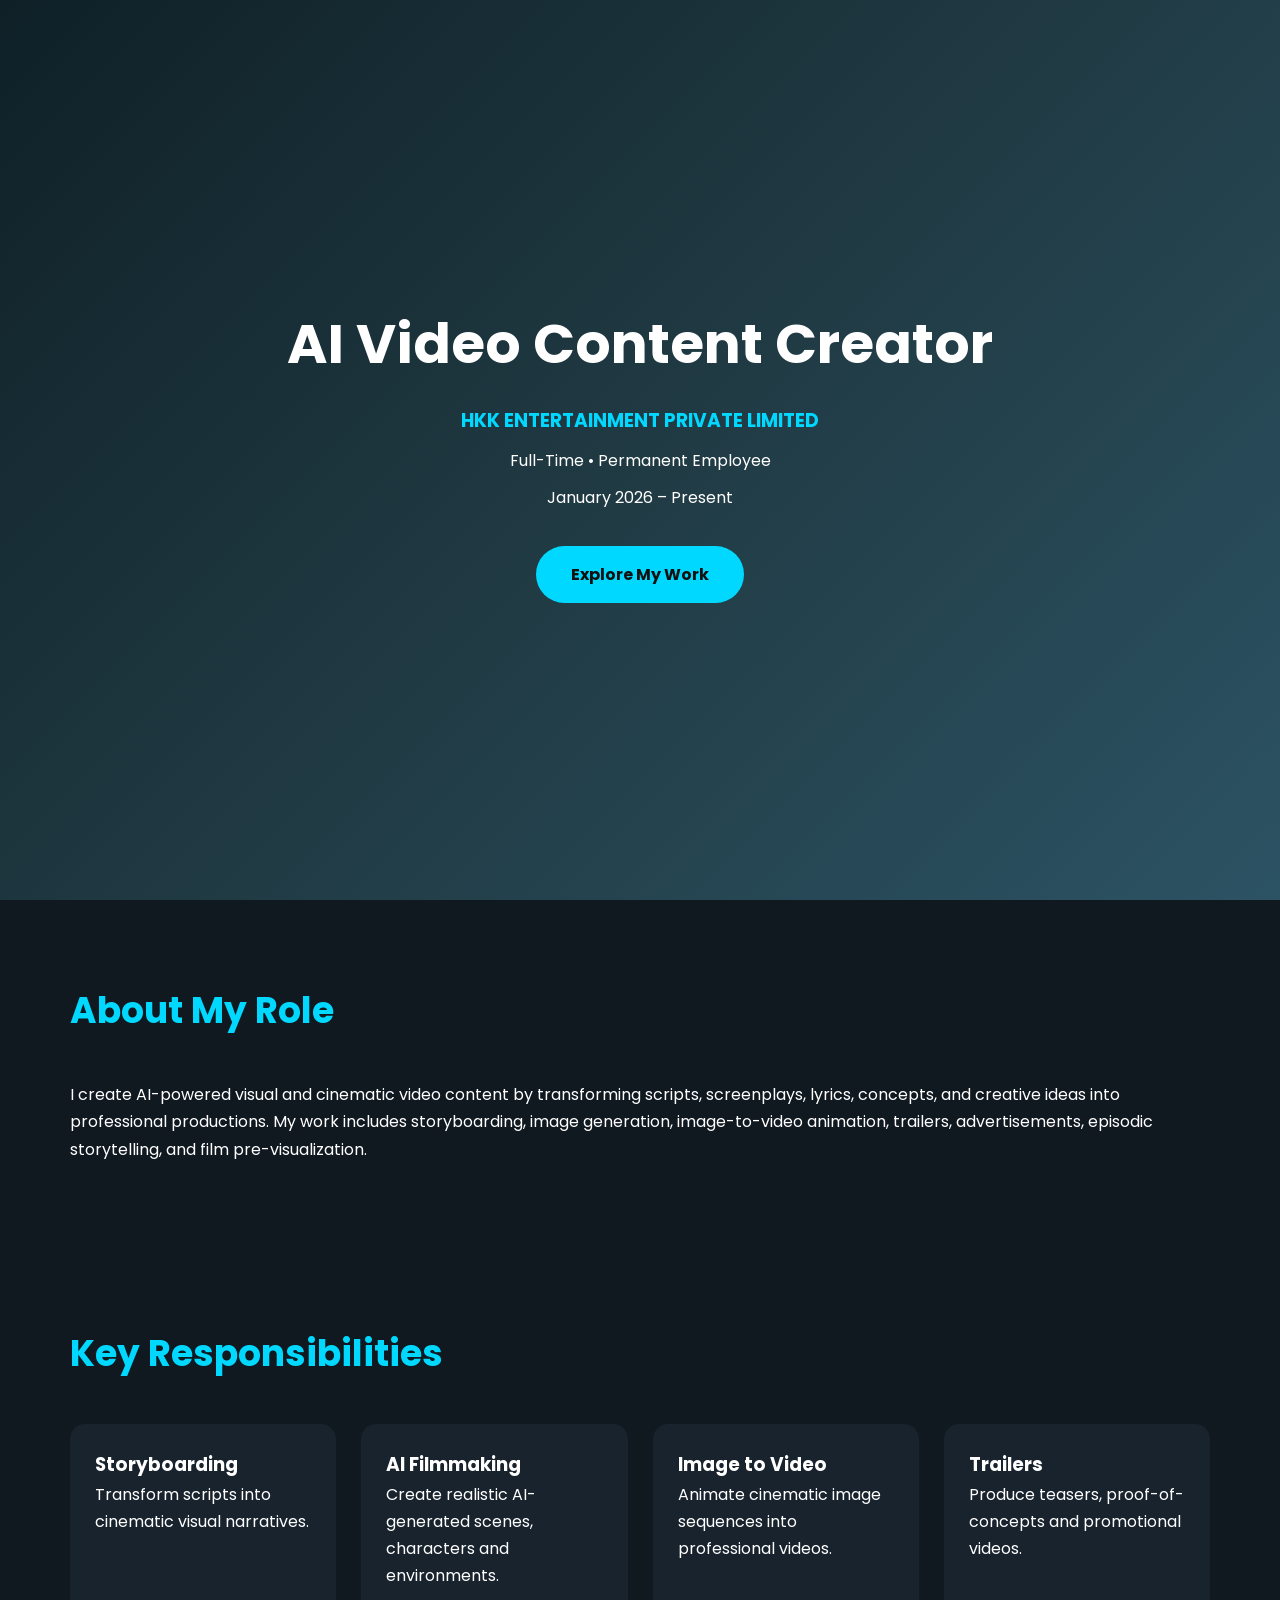
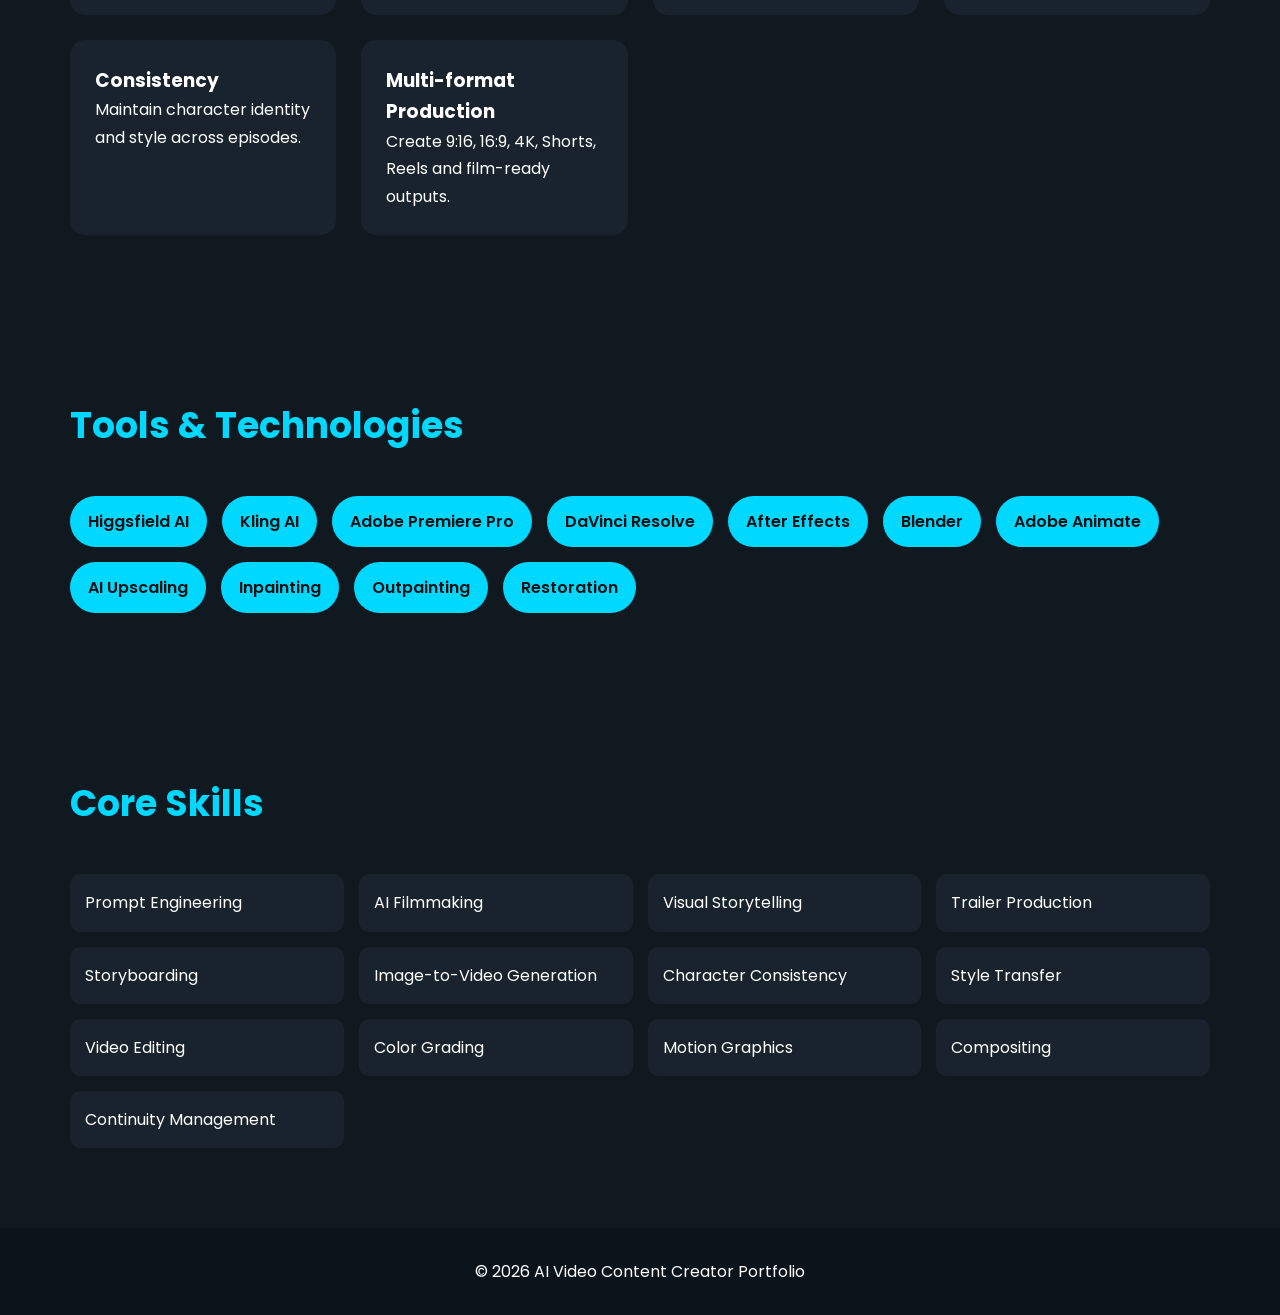
<file: ai_video_creator.html>
<!DOCTYPE html>
<html lang="en">
<head>
<meta charset="UTF-8">
<meta name="viewport" content="width=device-width, initial-scale=1.0">

<title>AI Video Content Creator | Portfolio</title>

<link rel="stylesheet" href="style_ai_video_creator.css">

<link href="https://fonts.googleapis.com/css2?family=Poppins:wght@300;400;600;700&display=swap" rel="stylesheet">
</head>

<body>

<header>

<div class="hero">

<h1>AI Video Content Creator</h1>

<h3>HKK ENTERTAINMENT PRIVATE LIMITED</h3>

<p>Full-Time • Permanent Employee</p>

<p>January 2026 – Present</p>

<a href="#about" class="btn">Explore My Work</a>

</div>

</header>

<section id="about">

<h2>About My Role</h2>

<p>

I create AI-powered visual and cinematic video content by transforming scripts,
screenplays, lyrics, concepts, and creative ideas into professional productions.

My work includes storyboarding, image generation, image-to-video animation,
trailers, advertisements, episodic storytelling, and film pre-visualization.

</p>

</section>

<section>

<h2>Key Responsibilities</h2>

<div class="cards">

<div class="card">
<h3>Storyboarding</h3>
<p>Transform scripts into cinematic visual narratives.</p>
</div>

<div class="card">
<h3>AI Filmmaking</h3>
<p>Create realistic AI-generated scenes, characters and environments.</p>
</div>

<div class="card">
<h3>Image to Video</h3>
<p>Animate cinematic image sequences into professional videos.</p>
</div>

<div class="card">
<h3>Trailers</h3>
<p>Produce teasers, proof-of-concepts and promotional videos.</p>
</div>

<div class="card">
<h3>Consistency</h3>
<p>Maintain character identity and style across episodes.</p>
</div>

<div class="card">
<h3>Multi-format Production</h3>
<p>Create 9:16, 16:9, 4K, Shorts, Reels and film-ready outputs.</p>
</div>

</div>

</section>

<section>

<h2>Tools & Technologies</h2>

<div class="skills">

<span>Higgsfield AI</span>
<span>Kling AI</span>
<span>Adobe Premiere Pro</span>
<span>DaVinci Resolve</span>
<span>After Effects</span>
<span>Blender</span>
<span>Adobe Animate</span>
<span>AI Upscaling</span>
<span>Inpainting</span>
<span>Outpainting</span>
<span>Restoration</span>

</div>

</section>

<section>

<h2>Core Skills</h2>

<ul>

<li>Prompt Engineering</li>

<li>AI Filmmaking</li>

<li>Visual Storytelling</li>

<li>Trailer Production</li>

<li>Storyboarding</li>

<li>Image-to-Video Generation</li>

<li>Character Consistency</li>

<li>Style Transfer</li>

<li>Video Editing</li>

<li>Color Grading</li>

<li>Motion Graphics</li>

<li>Compositing</li>

<li>Continuity Management</li>

</ul>

</section>

<footer>

<p>© 2026 AI Video Content Creator Portfolio</p>

</footer>

<script src="ai_video_creator_script.js"></script>

</body>
</html>
</file>
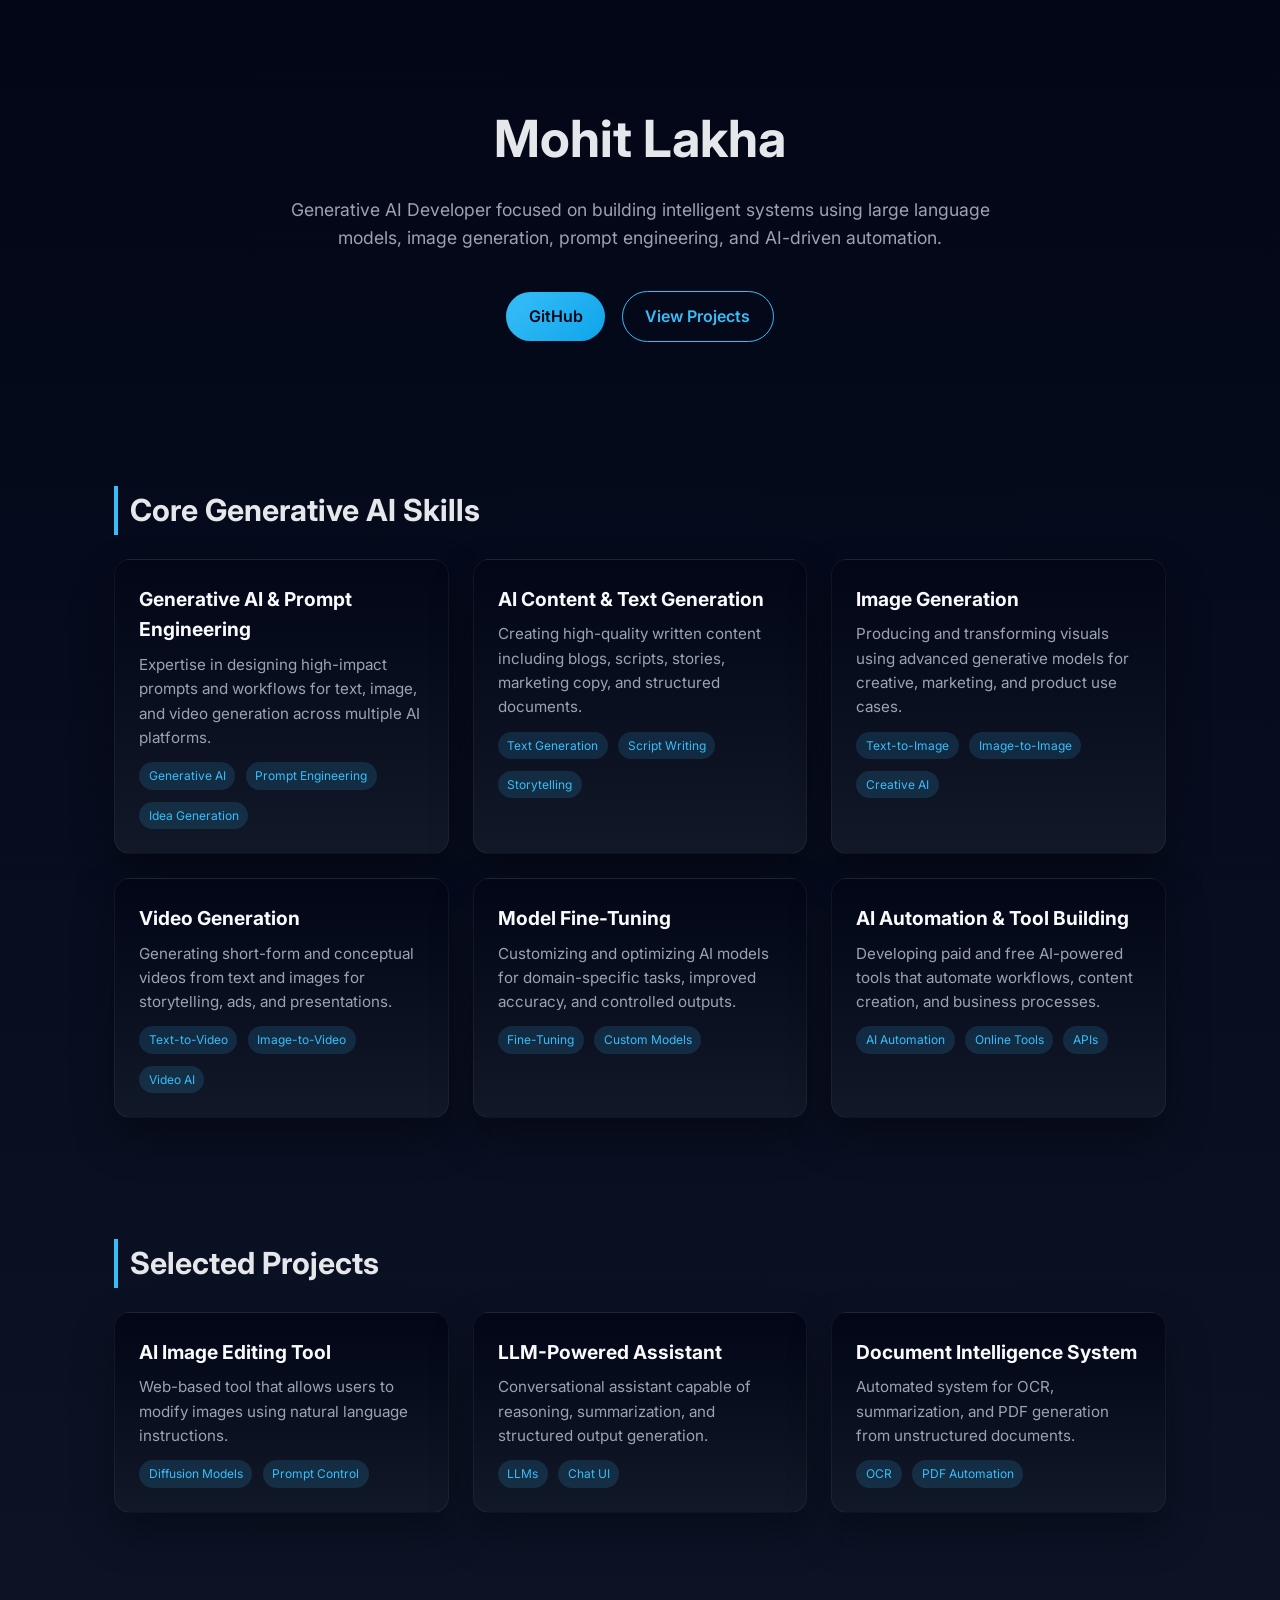
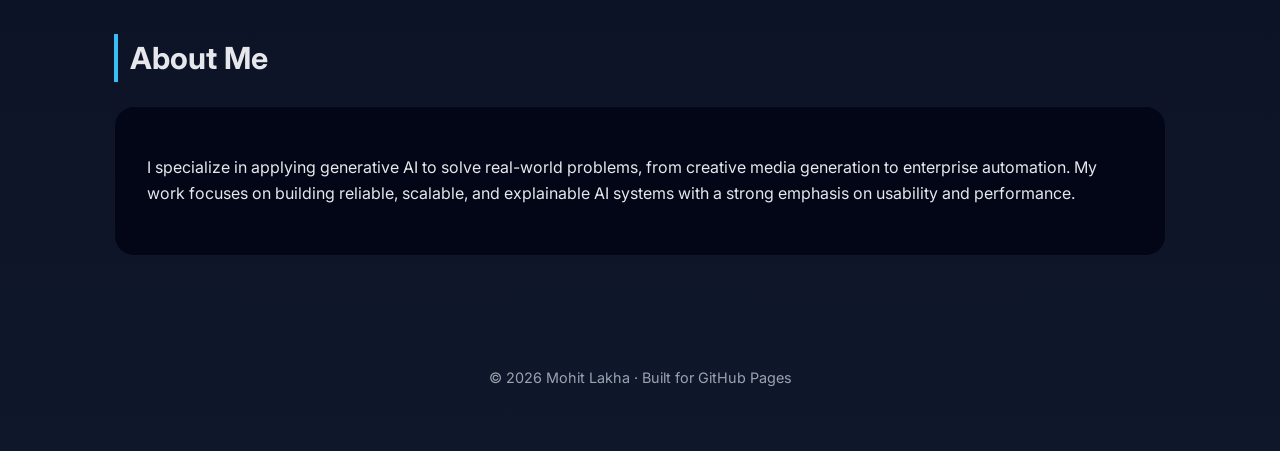
<file: Core Generative AI Skills.html>
<!DOCTYPE html>
<html lang="en">
<head>
  <meta charset="UTF-8" />
  <meta name="viewport" content="width=device-width, initial-scale=1.0" />
  <title>Mohit Lakha | Generative AI Portfolio</title>
  <meta name="description" content="Portfolio showcasing Generative AI skills, projects, and expertise." />
  <link href="https://fonts.googleapis.com/css2?family=Inter:wght@300;400;600;700&display=swap" rel="stylesheet">
  <style>
    :root {
      --bg: #0f172a;
      --card: #111827;
      --text: #e5e7eb;
      --muted: #9ca3af;
      --accent: #38bdf8;
      --accent-soft: rgba(56, 189, 248, 0.15);
    }

    * { box-sizing: border-box; }

    body {
      margin: 0;
      font-family: 'Inter', system-ui, sans-serif;
      background: linear-gradient(180deg, #020617, #0f172a);
      color: var(--text);
      line-height: 1.6;
    }

    header {
      padding: 4rem 1.5rem;
      text-align: center;
      max-width: 900px;
      margin: auto;
    }

    header h1 {
      font-size: clamp(2.2rem, 4vw, 3.2rem);
      margin-bottom: 1rem;
      font-weight: 700;
    }

    header p {
      color: var(--muted);
      font-size: 1.1rem;
      max-width: 700px;
      margin: auto;
    }

    section {
      max-width: 1100px;
      margin: auto;
      padding: 3rem 1.5rem;
    }

    h2 {
      font-size: 1.9rem;
      margin-bottom: 1.5rem;
      border-left: 4px solid var(--accent);
      padding-left: 0.75rem;
    }

    .grid {
      display: grid;
      grid-template-columns: repeat(auto-fit, minmax(260px, 1fr));
      gap: 1.5rem;
    }

    .card {
      background: linear-gradient(180deg, #020617, var(--card));
      border-radius: 16px;
      padding: 1.5rem;
      box-shadow: 0 20px 40px rgba(0,0,0,0.35);
      transition: transform 0.3s ease, box-shadow 0.3s ease;
      border: 1px solid rgba(255,255,255,0.05);
    }

    .card:hover {
      transform: translateY(-6px);
      box-shadow: 0 30px 60px rgba(0,0,0,0.45);
    }

    .card h3 {
      margin-top: 0;
      margin-bottom: 0.5rem;
      font-size: 1.2rem;
      color: #f9fafb;
    }

    .card p {
      margin: 0.5rem 0 0;
      color: var(--muted);
      font-size: 0.95rem;
    }

    .tag {
      display: inline-block;
      margin-top: 0.75rem;
      margin-right: 0.4rem;
      padding: 0.25rem 0.6rem;
      font-size: 0.75rem;
      border-radius: 999px;
      background: var(--accent-soft);
      color: var(--accent);
    }

    .about {
      background: linear-gradient(180deg, #020617, #020617);
      border-radius: 20px;
      padding: 2rem;
      border: 1px solid rgba(255,255,255,0.06);
    }

    footer {
      text-align: center;
      padding: 3rem 1.5rem;
      color: var(--muted);
      font-size: 0.9rem;
    }

    a {
      color: var(--accent);
      text-decoration: none;
    }

    a:hover {
      text-decoration: underline;
    }

    .cta {
      margin-top: 2rem;
    }

    .cta a {
      display: inline-block;
      padding: 0.75rem 1.4rem;
      border-radius: 999px;
      background: linear-gradient(135deg, #38bdf8, #0ea5e9);
      color: #020617;
      font-weight: 600;
      margin: 0.4rem;
    }

    .cta a.secondary {
      background: transparent;
      color: var(--accent);
      border: 1px solid var(--accent);
    }
  </style>
</head>
<body>

  <header>
    <h1>Mohit Lakha</h1>
    <p>Generative AI Developer focused on building intelligent systems using large language models, image generation, prompt engineering, and AI-driven automation.</p>
    <div class="cta">
      <a href="https://github.com/" target="_blank">GitHub</a>
      <a href="#projects" class="secondary">View Projects</a>
    </div>
  </header>

  <section>
    <h2>Core Generative AI Skills</h2>
    <div class="grid">
      <div class="card">
        <h3>Generative AI & Prompt Engineering</h3>
        <p>Expertise in designing high-impact prompts and workflows for text, image, and video generation across multiple AI platforms.</p>
        <span class="tag">Generative AI</span>
        <span class="tag">Prompt Engineering</span>
        <span class="tag">Idea Generation</span>
      </div>

      <div class="card">
        <h3>AI Content & Text Generation</h3>
        <p>Creating high-quality written content including blogs, scripts, stories, marketing copy, and structured documents.</p>
        <span class="tag">Text Generation</span>
        <span class="tag">Script Writing</span>
        <span class="tag">Storytelling</span>
      </div>

      <div class="card">
        <h3>Image Generation</h3>
        <p>Producing and transforming visuals using advanced generative models for creative, marketing, and product use cases.</p>
        <span class="tag">Text-to-Image</span>
        <span class="tag">Image-to-Image</span>
        <span class="tag">Creative AI</span>
      </div>

      <div class="card">
        <h3>Video Generation</h3>
        <p>Generating short-form and conceptual videos from text and images for storytelling, ads, and presentations.</p>
        <span class="tag">Text-to-Video</span>
        <span class="tag">Image-to-Video</span>
        <span class="tag">Video AI</span>
      </div>

      <div class="card">
        <h3>Model Fine-Tuning</h3>
        <p>Customizing and optimizing AI models for domain-specific tasks, improved accuracy, and controlled outputs.</p>
        <span class="tag">Fine-Tuning</span>
        <span class="tag">Custom Models</span>
      </div>

      <div class="card">
        <h3>AI Automation & Tool Building</h3>
        <p>Developing paid and free AI-powered tools that automate workflows, content creation, and business processes.</p>
        <span class="tag">AI Automation</span>
        <span class="tag">Online Tools</span>
        <span class="tag">APIs</span>
      </div>
    </div>
  </section>

  <section id="projects">
    <h2>Selected Projects</h2>
    <div class="grid">
      <div class="card">
        <h3>AI Image Editing Tool</h3>
        <p>Web-based tool that allows users to modify images using natural language instructions.</p>
        <span class="tag">Diffusion Models</span>
        <span class="tag">Prompt Control</span>
      </div>

      <div class="card">
        <h3>LLM-Powered Assistant</h3>
        <p>Conversational assistant capable of reasoning, summarization, and structured output generation.</p>
        <span class="tag">LLMs</span>
        <span class="tag">Chat UI</span>
      </div>

      <div class="card">
        <h3>Document Intelligence System</h3>
        <p>Automated system for OCR, summarization, and PDF generation from unstructured documents.</p>
        <span class="tag">OCR</span>
        <span class="tag">PDF Automation</span>
      </div>
    </div>
  </section>

  <section>
    <h2>About Me</h2>
    <div class="about">
      <p>I specialize in applying generative AI to solve real-world problems, from creative media generation to enterprise automation. My work focuses on building reliable, scalable, and explainable AI systems with a strong emphasis on usability and performance.</p>
    </div>
  </section>

  <footer>
    <p>© 2026 Mohit Lakha · Built for GitHub Pages</p>
  </footer>

</body>
</html>
</file>
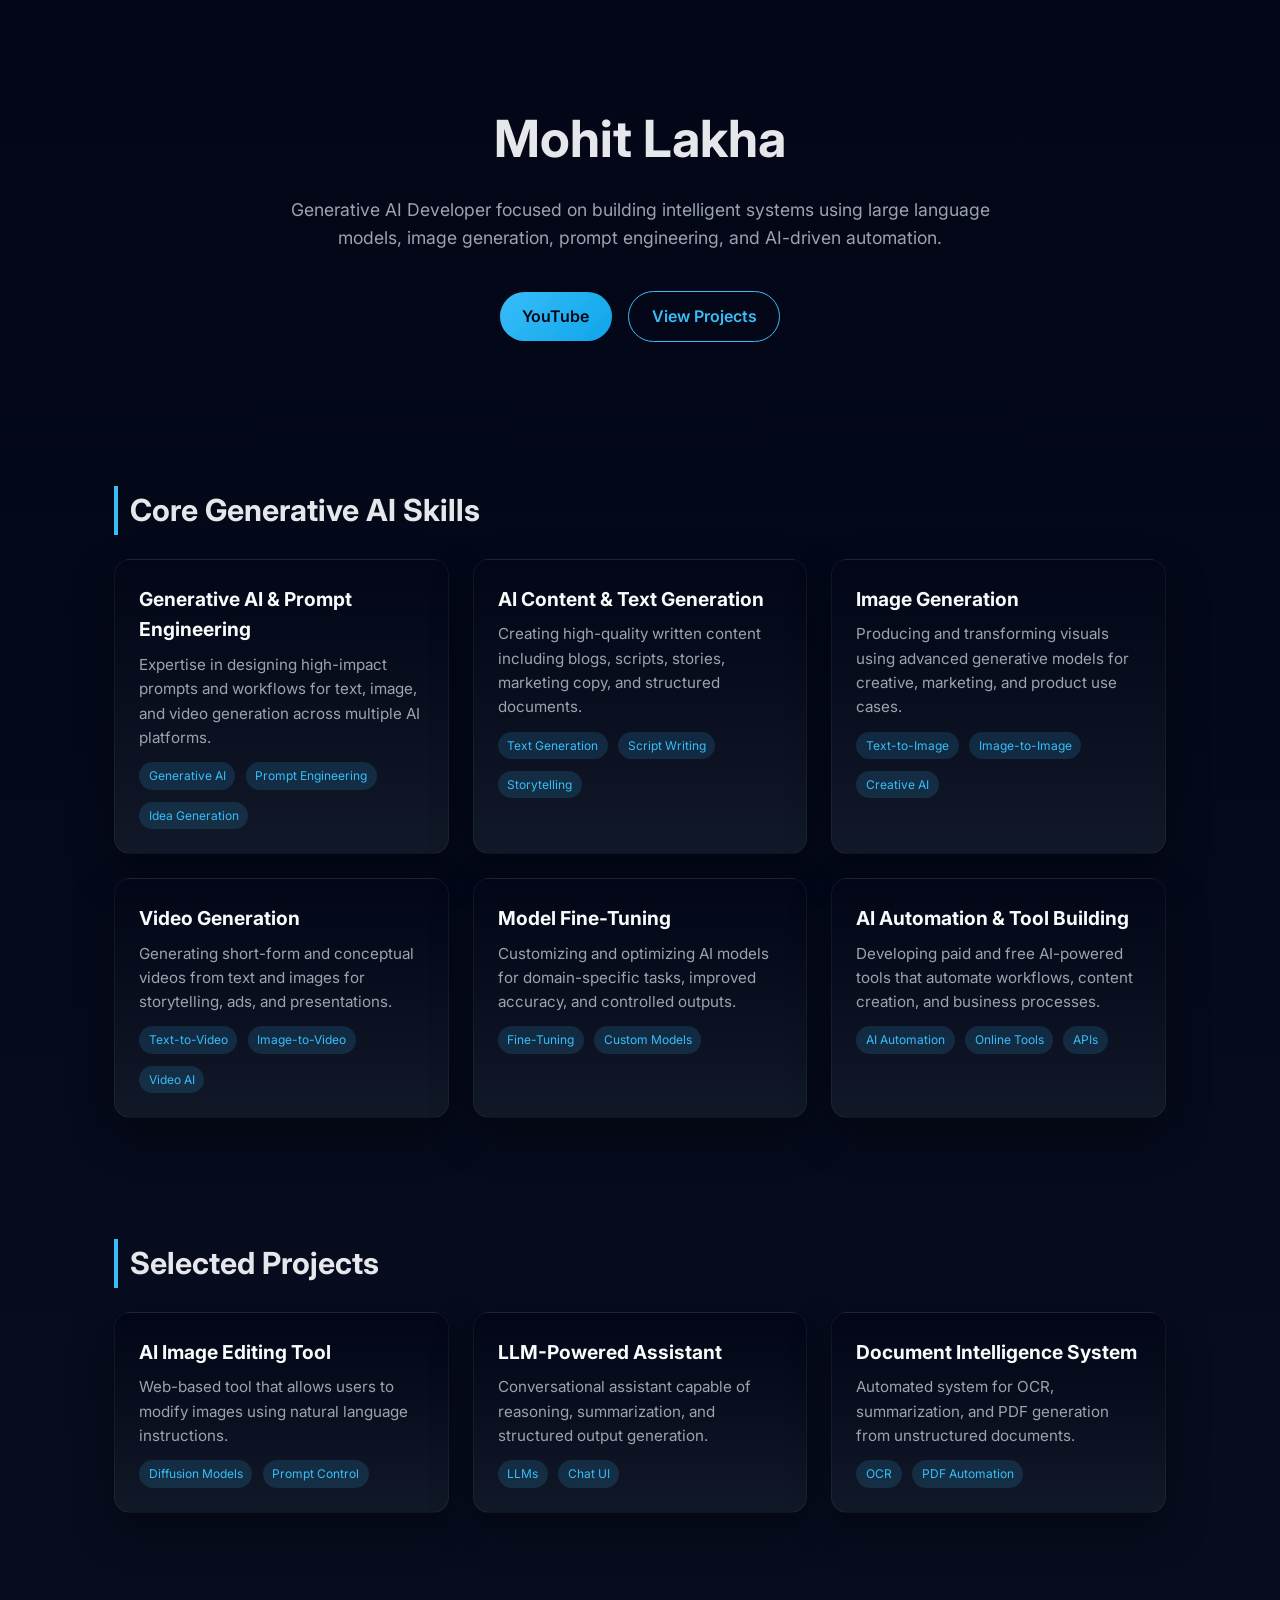
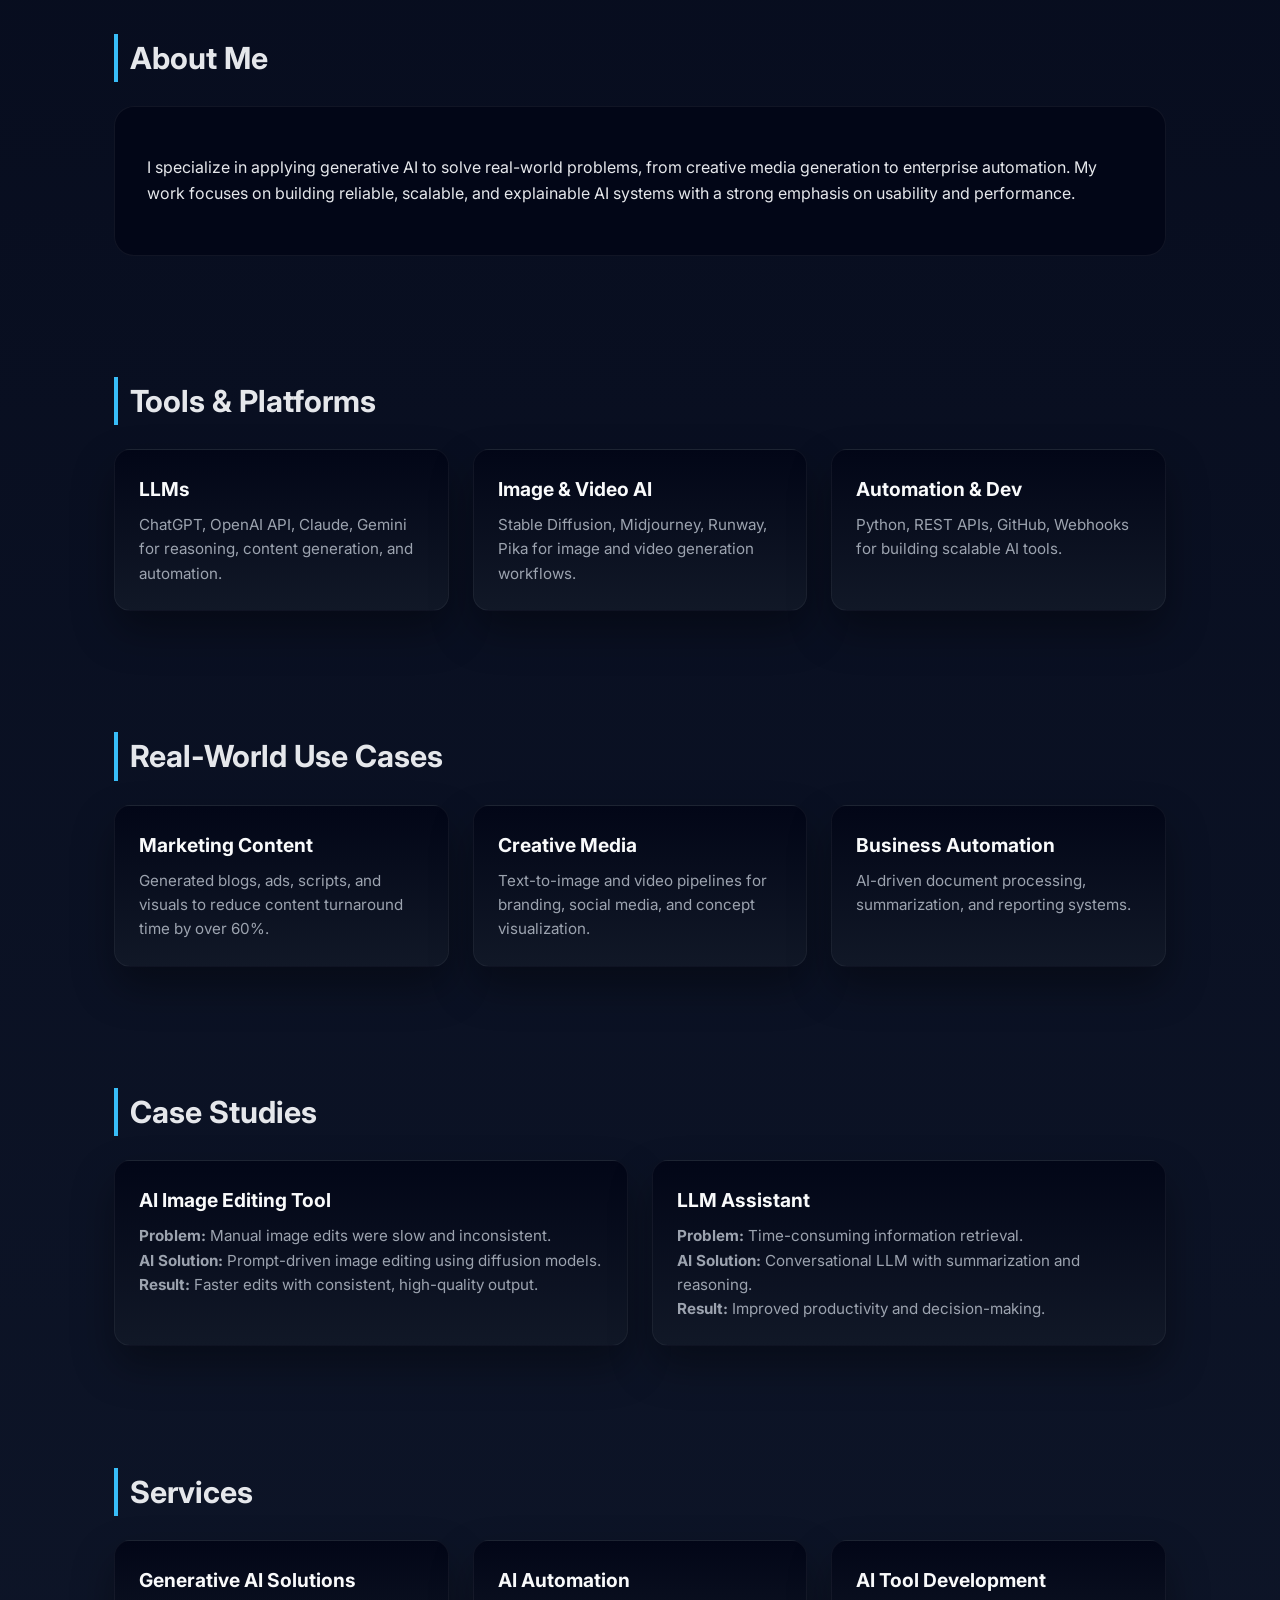
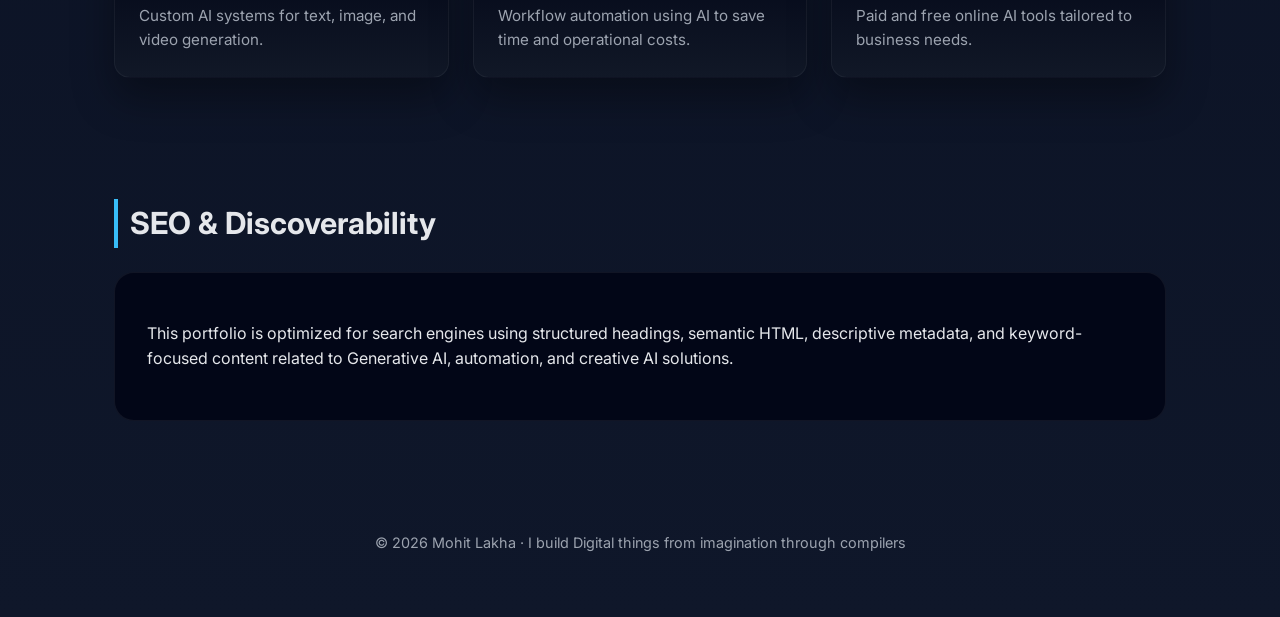
<file: Generative-AI-Skills.html>
<!DOCTYPE html>
<html lang="en">
<head>
  <meta charset="UTF-8" />
  <meta name="viewport" content="width=device-width, initial-scale=1.0" />
  <title>Mohit Lakha | Generative AI Portfolio</title>
  <meta name="description" content="Portfolio showcasing Generative AI skills, projects, and expertise." />
  <link href="https://fonts.googleapis.com/css2?family=Inter:wght@300;400;600;700&display=swap" rel="stylesheet">
  <style>
    :root {
      --bg: #0f172a;
      --card: #111827;
      --text: #e5e7eb;
      --muted: #9ca3af;
      --accent: #38bdf8;
      --accent-soft: rgba(56, 189, 248, 0.15);
    }

    * { box-sizing: border-box; }

    body {
      margin: 0;
      font-family: 'Inter', system-ui, sans-serif;
      background: linear-gradient(180deg, #020617, #0f172a);
      color: var(--text);
      line-height: 1.6;
    }

    header {
      padding: 4rem 1.5rem;
      text-align: center;
      max-width: 900px;
      margin: auto;
    }

    header h1 {
      font-size: clamp(2.2rem, 4vw, 3.2rem);
      margin-bottom: 1rem;
      font-weight: 700;
    }

    header p {
      color: var(--muted);
      font-size: 1.1rem;
      max-width: 700px;
      margin: auto;
    }

    section {
      max-width: 1100px;
      margin: auto;
      padding: 3rem 1.5rem;
    }

    h2 {
      font-size: 1.9rem;
      margin-bottom: 1.5rem;
      border-left: 4px solid var(--accent);
      padding-left: 0.75rem;
    }

    .grid {
      display: grid;
      grid-template-columns: repeat(auto-fit, minmax(260px, 1fr));
      gap: 1.5rem;
    }

    .card {
      background: linear-gradient(180deg, #020617, var(--card));
      border-radius: 16px;
      padding: 1.5rem;
      box-shadow: 0 20px 40px rgba(0,0,0,0.35);
      transition: transform 0.3s ease, box-shadow 0.3s ease;
      border: 1px solid rgba(255,255,255,0.05);
    }

    .card:hover {
      transform: translateY(-6px);
      box-shadow: 0 30px 60px rgba(0,0,0,0.45);
    }

    .card h3 {
      margin-top: 0;
      margin-bottom: 0.5rem;
      font-size: 1.2rem;
      color: #f9fafb;
    }

    .card p {
      margin: 0.5rem 0 0;
      color: var(--muted);
      font-size: 0.95rem;
    }

    .tag {
      display: inline-block;
      margin-top: 0.75rem;
      margin-right: 0.4rem;
      padding: 0.25rem 0.6rem;
      font-size: 0.75rem;
      border-radius: 999px;
      background: var(--accent-soft);
      color: var(--accent);
    }

    .about {
      background: linear-gradient(180deg, #020617, #020617);
      border-radius: 20px;
      padding: 2rem;
      border: 1px solid rgba(255,255,255,0.06);
    }

    footer {
      text-align: center;
      padding: 3rem 1.5rem;
      color: var(--muted);
      font-size: 0.9rem;
    }

    a {
      color: var(--accent);
      text-decoration: none;
    }

    a:hover {
      text-decoration: underline;
    }

    .cta {
      margin-top: 2rem;
    }

    .cta a {
      display: inline-block;
      padding: 0.75rem 1.4rem;
      border-radius: 999px;
      background: linear-gradient(135deg, #38bdf8, #0ea5e9);
      color: #020617;
      font-weight: 600;
      margin: 0.4rem;
    }

    .cta a.secondary {
      background: transparent;
      color: var(--accent);
      border: 1px solid var(--accent);
    }
  </style>
</head>
<body>

  <header>
    <h1>Mohit Lakha</h1>
    <p>Generative AI Developer focused on building intelligent systems using large language models, image generation, prompt engineering, and AI-driven automation.</p>
    <div class="cta">
      <a href="https://www.youtube.com/channel/UCevAjvx0fEw7G8eoMGLQTrA" target="_blank">YouTube</a>
      <a href="#projects" class="secondary">View Projects</a>
    </div>
  </header>

  <section>
    <h2>Core Generative AI Skills</h2>
    <div class="grid">
      <div class="card">
        <h3>Generative AI & Prompt Engineering</h3>
        <p>Expertise in designing high-impact prompts and workflows for text, image, and video generation across multiple AI platforms.</p>
        <span class="tag">Generative AI</span>
        <span class="tag">Prompt Engineering</span>
        <span class="tag">Idea Generation</span>
      </div>

      <div class="card">
        <h3>AI Content & Text Generation</h3>
        <p>Creating high-quality written content including blogs, scripts, stories, marketing copy, and structured documents.</p>
        <span class="tag">Text Generation</span>
        <span class="tag">Script Writing</span>
        <span class="tag">Storytelling</span>
      </div>

      <div class="card">
        <h3>Image Generation</h3>
        <p>Producing and transforming visuals using advanced generative models for creative, marketing, and product use cases.</p>
        <span class="tag">Text-to-Image</span>
        <span class="tag">Image-to-Image</span>
        <span class="tag">Creative AI</span>
      </div>

      <div class="card">
        <h3>Video Generation</h3>
        <p>Generating short-form and conceptual videos from text and images for storytelling, ads, and presentations.</p>
        <span class="tag">Text-to-Video</span>
        <span class="tag">Image-to-Video</span>
        <span class="tag">Video AI</span>
      </div>

      <div class="card">
        <h3>Model Fine-Tuning</h3>
        <p>Customizing and optimizing AI models for domain-specific tasks, improved accuracy, and controlled outputs.</p>
        <span class="tag">Fine-Tuning</span>
        <span class="tag">Custom Models</span>
      </div>

      <div class="card">
        <h3>AI Automation & Tool Building</h3>
        <p>Developing paid and free AI-powered tools that automate workflows, content creation, and business processes.</p>
        <span class="tag">AI Automation</span>
        <span class="tag">Online Tools</span>
        <span class="tag">APIs</span>
      </div>
    </div>
  </section>

  <section id="projects">
    <h2>Selected Projects</h2>
    <div class="grid">
      <div class="card">
        <h3>AI Image Editing Tool</h3>
        <p>Web-based tool that allows users to modify images using natural language instructions.</p>
        <span class="tag">Diffusion Models</span>
        <span class="tag">Prompt Control</span>
      </div>

      <div class="card">
        <h3>LLM-Powered Assistant</h3>
        <p>Conversational assistant capable of reasoning, summarization, and structured output generation.</p>
        <span class="tag">LLMs</span>
        <span class="tag">Chat UI</span>
      </div>

      <div class="card">
        <h3>Document Intelligence System</h3>
        <p>Automated system for OCR, summarization, and PDF generation from unstructured documents.</p>
        <span class="tag">OCR</span>
        <span class="tag">PDF Automation</span>
      </div>
    </div>
  </section>

  <section>
    <h2>About Me</h2>
    <div class="about">
      <p>I specialize in applying generative AI to solve real-world problems, from creative media generation to enterprise automation. My work focuses on building reliable, scalable, and explainable AI systems with a strong emphasis on usability and performance.</p>
    </div>
  </section>

<section>
<h2>Tools & Platforms</h2>
<div class="grid">
<div class="card"><h3>LLMs</h3><p>ChatGPT, OpenAI API, Claude, Gemini for reasoning, content generation, and automation.</p></div>
<div class="card"><h3>Image & Video AI</h3><p>Stable Diffusion, Midjourney, Runway, Pika for image and video generation workflows.</p></div>
<div class="card"><h3>Automation & Dev</h3><p>Python, REST APIs, GitHub, Webhooks for building scalable AI tools.</p></div>
</div>
</section>

<section>
<h2>Real-World Use Cases</h2>
<div class="grid">
<div class="card"><h3>Marketing Content</h3><p>Generated blogs, ads, scripts, and visuals to reduce content turnaround time by over 60%.</p></div>
<div class="card"><h3>Creative Media</h3><p>Text-to-image and video pipelines for branding, social media, and concept visualization.</p></div>
<div class="card"><h3>Business Automation</h3><p>AI-driven document processing, summarization, and reporting systems.</p></div>
</div>
</section>

<section>
<h2>Case Studies</h2>
<div class="grid">
<div class="card">
<h3>AI Image Editing Tool</h3>
<p><strong>Problem:</strong> Manual image edits were slow and inconsistent.<br>
<strong>AI Solution:</strong> Prompt-driven image editing using diffusion models.<br>
<strong>Result:</strong> Faster edits with consistent, high-quality output.</p>
</div>
<div class="card">
<h3>LLM Assistant</h3>
<p><strong>Problem:</strong> Time-consuming information retrieval.<br>
<strong>AI Solution:</strong> Conversational LLM with summarization and reasoning.<br>
<strong>Result:</strong> Improved productivity and decision-making.</p>
</div>
</div>
</section>

    <section>
<h2>Services</h2>
<div class="grid">
<div class="card"><h3>Generative AI Solutions</h3><p>Custom AI systems for text, image, and video generation.</p></div>
<div class="card"><h3>AI Automation</h3><p>Workflow automation using AI to save time and operational costs.</p></div>
<div class="card"><h3>AI Tool Development</h3><p>Paid and free online AI tools tailored to business needs.</p></div>
</div>
</section>


<section>
<h2>SEO & Discoverability</h2>
<div class="about">
<p>This portfolio is optimized for search engines using structured headings, semantic HTML, descriptive metadata, and keyword-focused content related to Generative AI, automation, and creative AI solutions.</p>
</div>
</section>

  
  <footer>
    <p>© 2026 Mohit Lakha · I build Digital things from imagination through compilers</p>
  </footer>

</body>
</html>
</file>
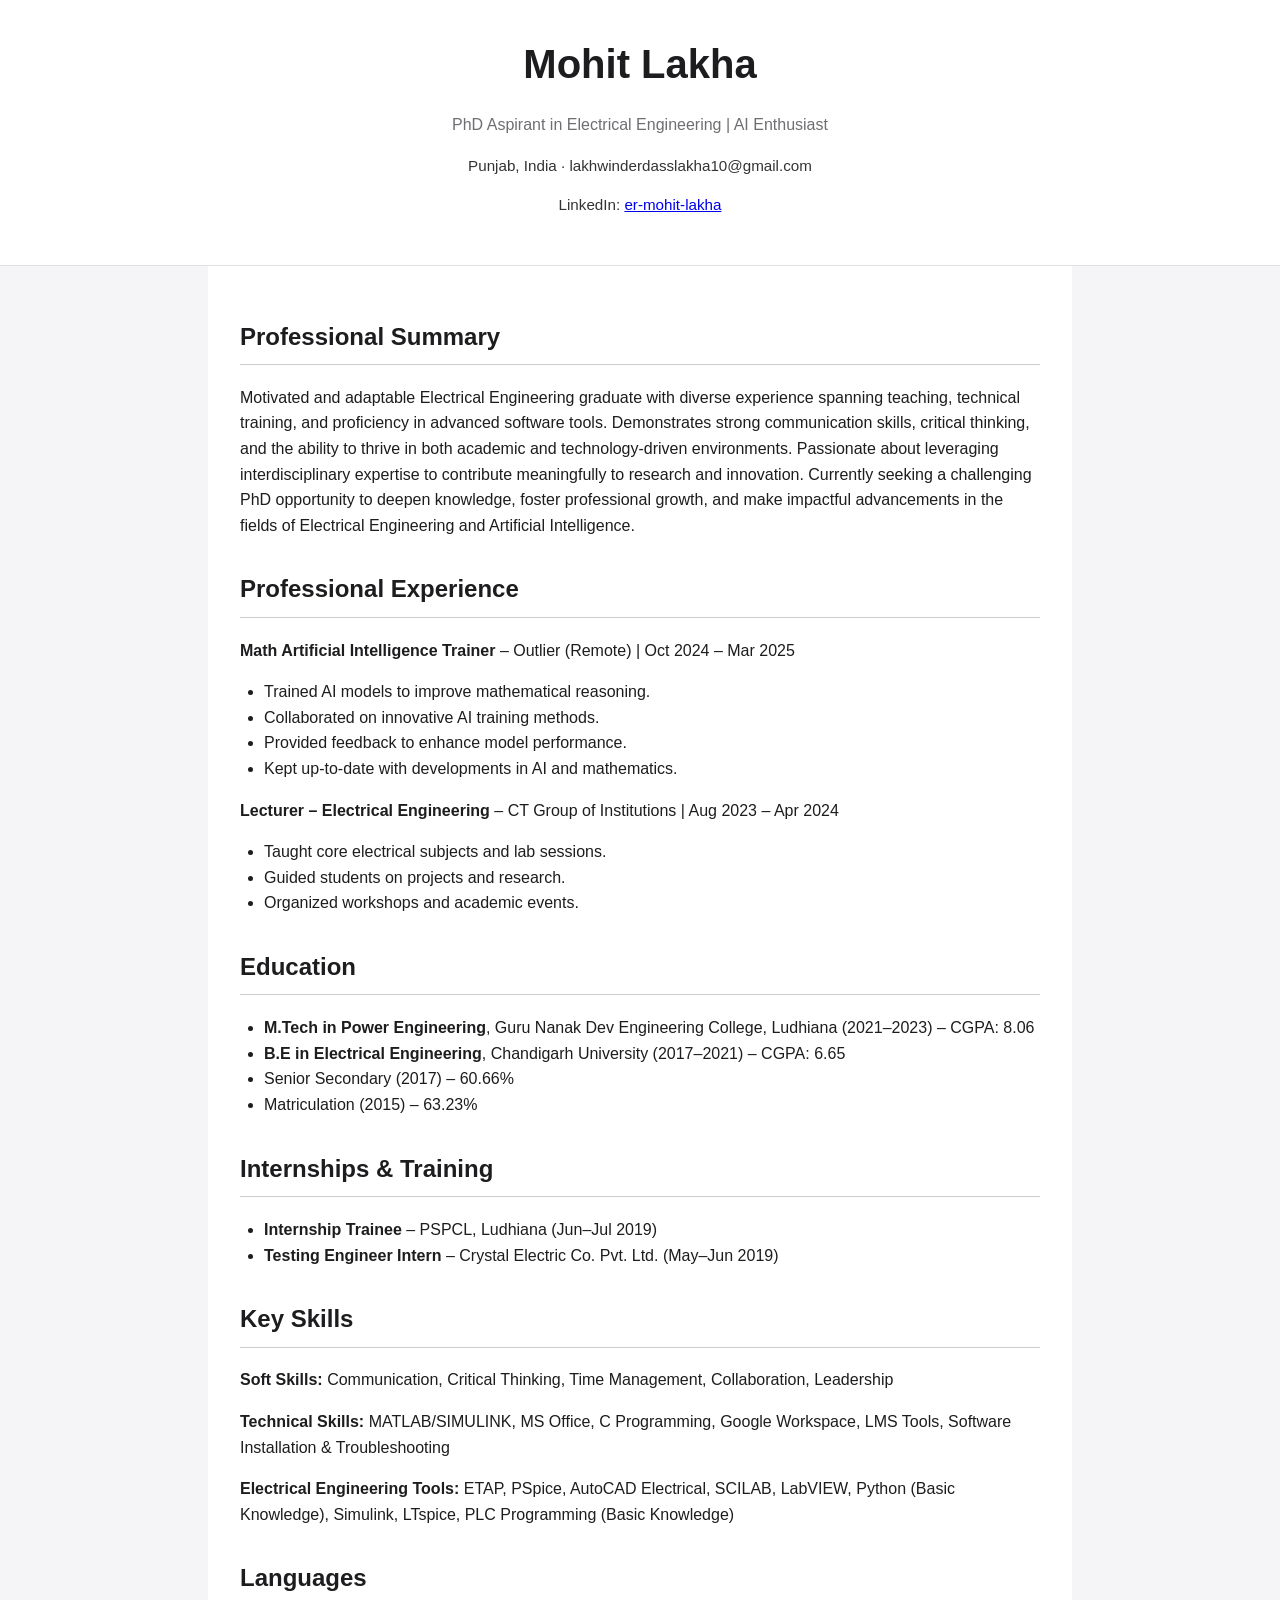
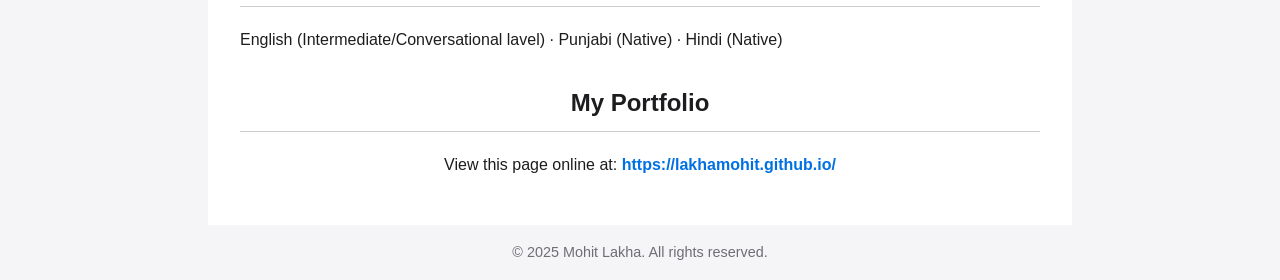
<file: phd-portfolio.html>
<!DOCTYPE html>
<html lang="en">
<head>
  <meta charset="UTF-8" />
  <meta name="viewport" content="width=device-width, initial-scale=1.0" />
  <title>Mohit Lakha | PhD Aspirant</title>
  <style>
    body {
      font-family: -apple-system, BlinkMacSystemFont, "Segoe UI", Roboto, Oxygen,
        Ubuntu, Cantarell, "Open Sans", "Helvetica Neue", sans-serif;
      background-color: #f5f5f7;
      color: #1d1d1f;
      margin: 0;
      padding: 0;
      line-height: 1.6;
    }
    header {
      background-color: #ffffff;
      padding: 2rem;
      text-align: center;
      border-bottom: 1px solid #e0e0e0;
    }
    header h1 {
      margin: 0;
      font-size: 2.5rem;
    }
    header p {
      font-size: 1rem;
      color: #6e6e73;
    }
    main {
      padding: 2rem;
      max-width: 800px;
      margin: auto;
      background-color: #ffffff;
    }
    section {
      margin-bottom: 2rem;
    }
    h2 {
      color: #1d1d1f;
      border-bottom: 1px solid #ccc;
      padding-bottom: 0.5rem;
    }
    ul {
      padding-left: 1.5rem;
    }
    footer {
      text-align: center;
      padding: 1rem;
      color: #6e6e73;
      font-size: 0.9rem;
    }
    .contact, .links {
      font-size: 0.95rem;
      color: #333;
    }
    .highlight {
      font-weight: bold;
    }
    .portfolio {
      text-align: center;
      margin-top: 2rem;
    }
    .portfolio a {
      color: #0071e3;
      text-decoration: none;
      font-weight: bold;
    }
  </style>
</head>
<body>
  <header>
    <h1>Mohit Lakha</h1>
    <p>PhD Aspirant in Electrical Engineering | AI Enthusiast</p>
    <p class="contact">Punjab, India · lakhwinderdasslakha10@gmail.com</p>
    <p class="links">LinkedIn: <a href="https://www.linkedin.com/in/er-mohit-lakha" target="_blank">er-mohit-lakha</a></p>
  </header>

  <main>
    <section>
      <h2>Professional Summary</h2>
      <p>Motivated and adaptable Electrical Engineering graduate with diverse experience spanning teaching, technical training, and proficiency in advanced software tools. Demonstrates strong communication skills, critical thinking, and the ability to thrive in both academic and technology-driven environments. Passionate about leveraging interdisciplinary expertise to contribute meaningfully to research and innovation. Currently seeking a challenging PhD opportunity to deepen knowledge, foster professional growth, and make impactful advancements in the fields of Electrical Engineering and Artificial Intelligence.</p>
    </section>

    <section>
      <h2>Professional Experience</h2>
      <p><span class="highlight">Math Artificial Intelligence Trainer</span> – Outlier (Remote) | Oct 2024 – Mar 2025</p>
      <ul>
        <li>Trained AI models to improve mathematical reasoning.</li>
        <li>Collaborated on innovative AI training methods.</li>
        <li>Provided feedback to enhance model performance.</li>
        <li>Kept up-to-date with developments in AI and mathematics.</li>
      </ul>
      <p><span class="highlight">Lecturer – Electrical Engineering</span> – CT Group of Institutions | Aug 2023 – Apr 2024</p>
      <ul>
        <li>Taught core electrical subjects and lab sessions.</li>
        <li>Guided students on projects and research.</li>
        <li>Organized workshops and academic events.</li>
      </ul>
    </section>

    <section>
      <h2>Education</h2>
      <ul>
        <li><strong>M.Tech in Power Engineering</strong>, Guru Nanak Dev Engineering College, Ludhiana (2021–2023) – CGPA: 8.06</li>
        <li><strong>B.E in Electrical Engineering</strong>, Chandigarh University (2017–2021) – CGPA: 6.65</li>
        <li>Senior Secondary (2017) – 60.66%</li>
        <li>Matriculation (2015) – 63.23%</li>
      </ul>
    </section>

    <section>
      <h2>Internships & Training</h2>
      <ul>
        <li><strong>Internship Trainee</strong> – PSPCL, Ludhiana (Jun–Jul 2019)</li>
        <li><strong>Testing Engineer Intern</strong> – Crystal Electric Co. Pvt. Ltd. (May–Jun 2019)</li>
      </ul>
    </section>

    <section>
      <h2>Key Skills</h2>
      <p><strong>Soft Skills:</strong> Communication, Critical Thinking, Time Management, Collaboration, Leadership</p>
      <p><strong>Technical Skills:</strong> MATLAB/SIMULINK, MS Office, C Programming, Google Workspace, LMS Tools, Software Installation & Troubleshooting</p>
      <p><strong>Electrical Engineering Tools:</strong> ETAP, PSpice, AutoCAD Electrical, SCILAB, LabVIEW, Python (Basic Knowledge), Simulink, LTspice, PLC Programming (Basic Knowledge)</p>
    </section>

    <section>
      <h2>Languages</h2>
      <p>English (Intermediate/Conversational lavel) · Punjabi (Native) · Hindi (Native)</p>
    </section>

    <div class="portfolio">
      <h2>My Portfolio</h2>
      <p>View this page online at: <a href="https://lakhamohit.github.io" target="_blank">https://lakhamohit.github.io/</a></p>
    </div>
  </main>

  <footer>
    &copy; 2025 Mohit Lakha. All rights reserved.
  </footer>
</body>
</html>
</file>
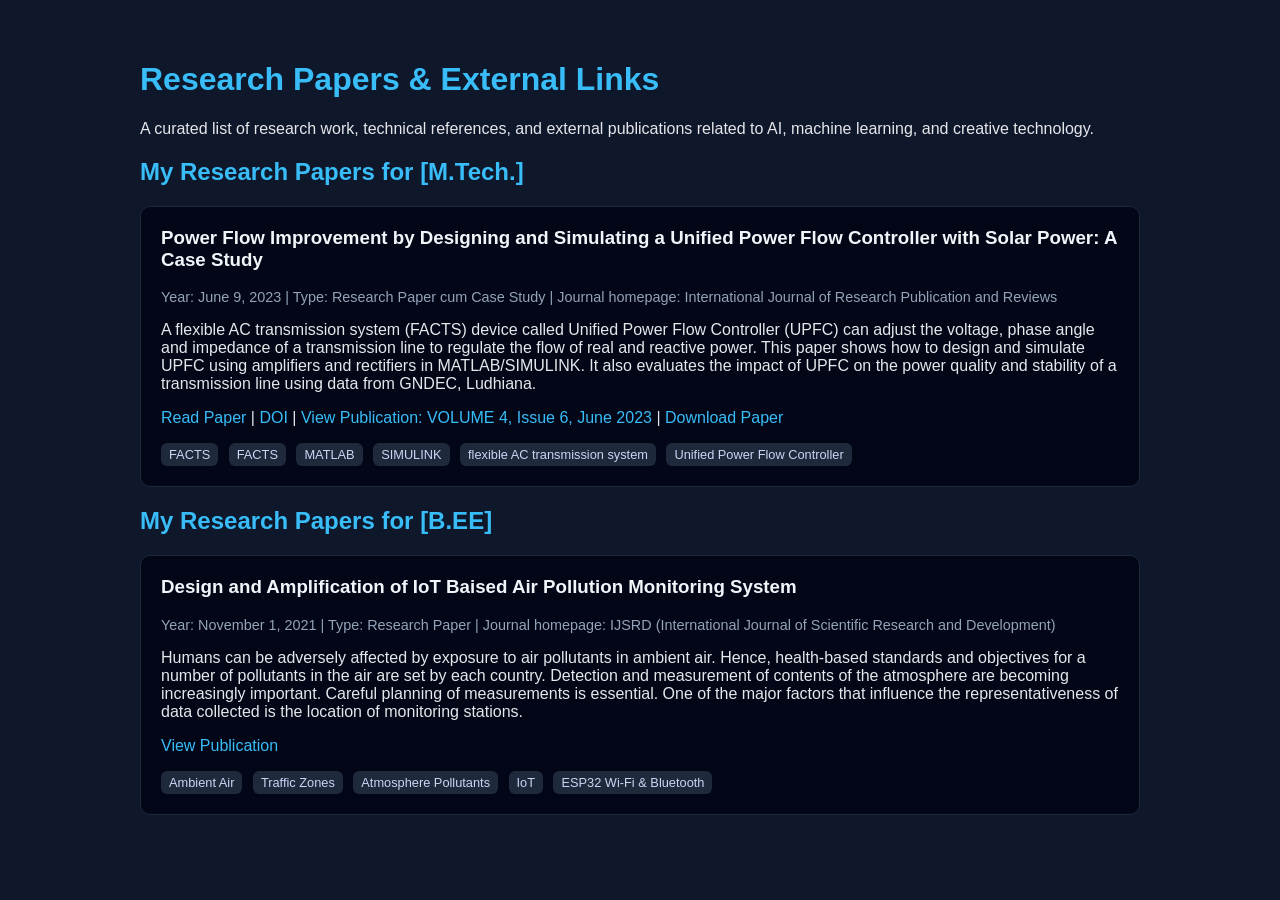
<file: research.html>
<!DOCTYPE html>
<html lang="en">
<head>
  <meta charset="UTF-8" />
  <title>Research & Publications | Mohit Lakha</title>
  <meta name="viewport" content="width=device-width, initial-scale=1.0" />
  <style>
    body {
      font-family: Arial, sans-serif;
      background: #0f172a;
      color: #e5e7eb;
      margin: 0;
      padding: 0;
    }
    .container {
      max-width: 1000px;
      margin: auto;
      padding: 40px 20px;
    }
    h1, h2 {
      color: #38bdf8;
    }
    .paper {
      background: #020617;
      border: 1px solid #1e293b;
      border-radius: 10px;
      padding: 20px;
      margin-bottom: 20px;
    }
    .paper h3 {
      margin-top: 0;
      color: #f1f5f9;
    }
    .meta {
      font-size: 0.9em;
      color: #94a3b8;
      margin-bottom: 10px;
    }
    a {
      color: #38bdf8;
      text-decoration: none;
    }
    a:hover {
      text-decoration: underline;
    }
    .tag {
      display: inline-block;
      background: #1e293b;
      color: #cbd5f5;
      padding: 4px 8px;
      border-radius: 6px;
      font-size: 0.8em;
      margin-right: 6px;
    }
 
  </style>
</head>
<body>
  <div class="container">
    <h1>Research Papers & External Links</h1>
    <p>
      A curated list of research work, technical references, and external publications
      related to AI, machine learning, and creative technology.
    </p>

    <h2>My Research Papers for [M.Tech.]</h2>

    <div class="paper">
      <h3>Power Flow Improvement by Designing and Simulating a Unified Power Flow Controller with Solar Power: A Case Study</h3>
      <div class="meta">
        Year: June 9, 2023 | Type: Research Paper cum Case Study | Journal homepage: International Journal of Research Publication and Reviews 
      </div>
      <p>
        A flexible AC transmission system (FACTS) device called Unified Power Flow Controller (UPFC) can adjust the voltage, phase angle and impedance of a
transmission line to regulate the flow of real and reactive power. This paper shows how to design and simulate UPFC using amplifiers and rectifiers in
MATLAB/SIMULINK. It also evaluates the impact of UPFC on the power quality and stability of a transmission line using data from GNDEC, Ludhiana.
      </p>
      <p>
        <a href="https://www.ijrpr.com/uploads/V4ISSUE6/IJRPR14208.pdf">Read Paper</a> |
        <a href="https://doi.org/10.55248/gengpi.4.623.45162">DOI</a> |
        <a href="https://www.ijrpr.com/archive.php?volume=4&issue=6" target="_blank">View Publication: VOLUME 4, Issue 6, June 2023</a> |
        <a href="https://wwww.ijrpr.com/uploads/V4ISSUE6/IJRPR14208.pdf">Download Paper</a>
        
      </p>
      <div>
        <span class="tag">FACTS</span>
        <span class="tag">FACTS</span>
        <span class="tag">MATLAB</span>
        <span class="tag">SIMULINK</span>
        <span class="tag">flexible AC transmission system</span>
        <span class="tag">Unified Power Flow Controller</span>
         
        
      </div>
    </div>


    
    <h2>My Research Papers for [B.EE]</h2>

    <div class="paper">
      <h3>Design and Amplification of IoT Baised Air Pollution Monitoring System</h3>
      <div class="meta">
        Year: November 1, 2021 | Type: Research Paper | Journal homepage: IJSRD (International Journal of Scientific Research and Development)
      </div>
      <p>
        Humans can be adversely affected by exposure to air pollutants in ambient air. Hence, health-based standards and objectives for a number of pollutants in the air are set by each country. Detection and measurement of contents of the atmosphere are becoming increasingly important. Careful planning of measurements is essential. One of the major factors that influence the representativeness of data collected is the location of monitoring stations.
      </p>
      <p>
        <a href="https://www.ijsrd.com/articles/IJSRDV8I110211.pdf" target="_blank">View Publication</a>
      </p>
      <div>
        <span class="tag">Ambient Air</span>
        <span class="tag">Traffic Zones</span>
        <span class="tag">Atmosphere Pollutants</span>
        <span class="tag">IoT</span>
        <span class="tag">ESP32 Wi-Fi & Bluetooth</span>
         
      </div>
    </div>

  </div>
</body>
</html>
</file>
<file: style_ai_video_creator.css>
*{
margin:0;
padding:0;
box-sizing:border-box;
font-family:Poppins,sans-serif;
}

body{
background:#101820;
color:white;
line-height:1.7;
}

header{
height:100vh;
display:flex;
justify-content:center;
align-items:center;
background:linear-gradient(135deg,#0f2027,#203a43,#2c5364);
text-align:center;
padding:30px;
}

.hero h1{
font-size:55px;
}

.hero h3{
margin-top:15px;
color:#00d8ff;
}

.hero p{
margin:10px;
}

.btn{
display:inline-block;
margin-top:25px;
padding:15px 35px;
background:#00d8ff;
color:#111;
text-decoration:none;
font-weight:bold;
border-radius:40px;
transition:.3s;
}

.btn:hover{
background:white;
}

section{
max-width:1200px;
margin:auto;
padding:80px 30px;
}

h2{
margin-bottom:40px;
font-size:36px;
color:#00d8ff;
}

.cards{
display:grid;
grid-template-columns:repeat(auto-fit,minmax(260px,1fr));
gap:25px;
}

.card{
background:#18232d;
padding:25px;
border-radius:15px;
transition:.4s;
}

.card:hover{
transform:translateY(-8px);
}

.skills{
display:flex;
flex-wrap:wrap;
gap:15px;
}

.skills span{
background:#00d8ff;
color:#111;
padding:12px 18px;
border-radius:30px;
font-weight:600;
}

ul{
display:grid;
grid-template-columns:repeat(auto-fit,minmax(250px,1fr));
gap:15px;
list-style:none;
}

ul li{
background:#18232d;
padding:15px;
border-radius:10px;
}

footer{
padding:30px;
text-align:center;
background:#0b141b;
}
</file>
